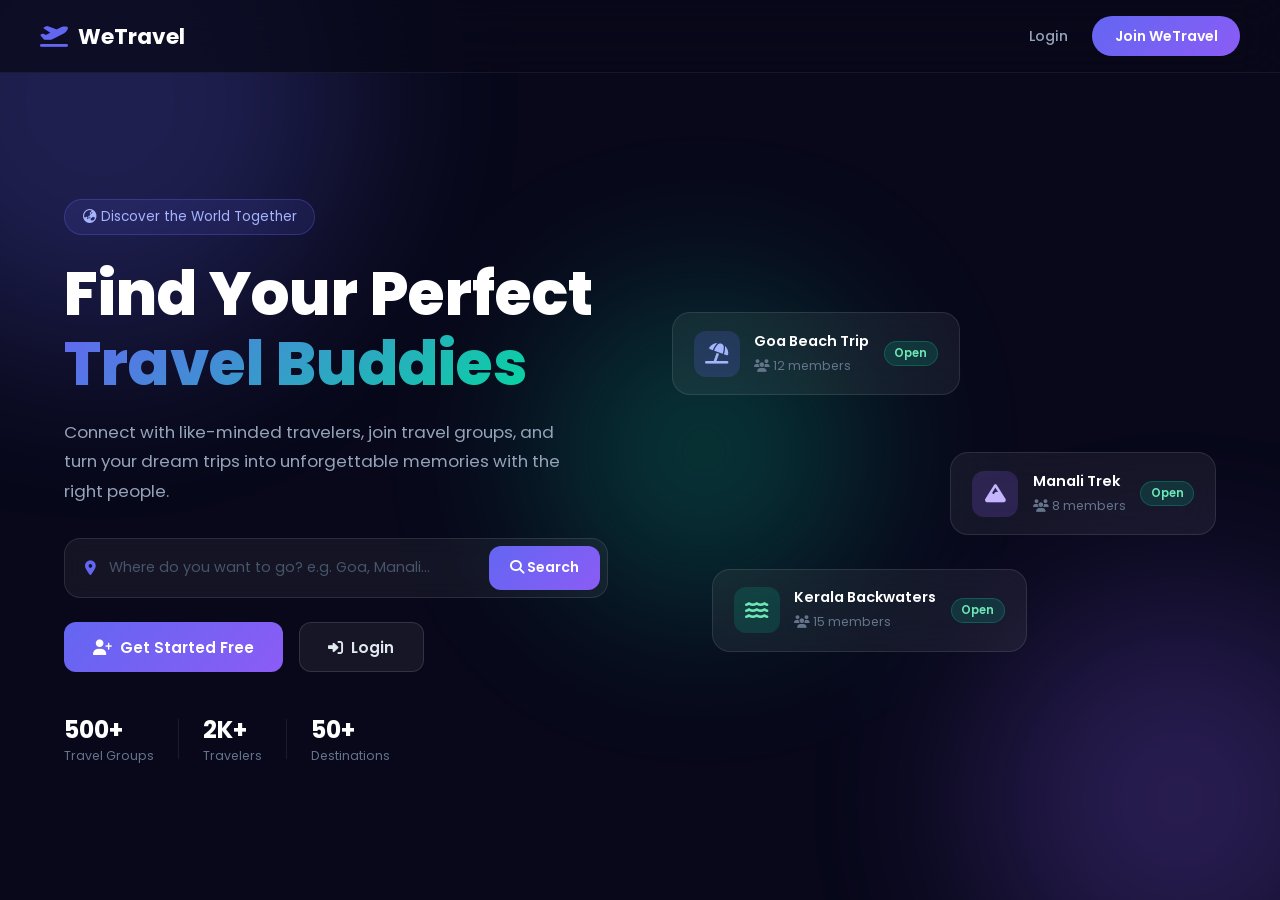
<file: index.html>
<!DOCTYPE html>
<html lang="en">
<head>
  <meta charset="UTF-8">
  <meta name="viewport" content="width=device-width, initial-scale=1.0">
  <title>WeTravel — Find Your Travel Buddy</title>
  <meta name="description" content="Connect with like-minded travelers, create travel groups, and discover the world together.">
  <link rel="stylesheet" href="style.css">
  <link rel="stylesheet" href="https://cdnjs.cloudflare.com/ajax/libs/font-awesome/6.5.1/css/all.min.css">
</head>
<body>
  <div class="bg-orbs">
    <div class="orb orb-1"></div>
    <div class="orb orb-2"></div>
    <div class="orb orb-3"></div>
  </div>

  <header class="glass-nav">
    <div class="nav-container">
      <a href="index.html" class="logo">
        <i class="fas fa-plane-departure"></i>
        <span>WeTravel</span>
      </a>
      <nav>
        <a href="login.html" class="nav-link">Login</a>
        <a href="signup.html" class="btn-primary">Join WeTravel</a>
      </nav>
    </div>
  </header>

  <main class="hero-section">
    <div class="hero-content">
      <div class="hero-badge">
        <i class="fas fa-globe-asia"></i>
        &nbsp;Discover the World Together
      </div>
      <h1>Find Your Perfect<br><span class="gradient-text">Travel Buddies</span></h1>
      <p class="hero-desc">Connect with like-minded travelers, join travel groups, and turn your dream trips into unforgettable memories with the right people.</p>

      <form id="search-form" class="hero-search" onsubmit="event.preventDefault(); window.location.href='page.html'">
        <div class="search-inner">
          <i class="fas fa-map-marker-alt"></i>
          <input type="text" id="serach-input" placeholder="Where do you want to go? e.g. Goa, Manali...">
        </div>
        <button type="submit" id="serach-button" class="btn-search">
          <i class="fas fa-search"></i> Search
        </button>
      </form>

      <div class="hero-actions">
        <a href="signup.html" class="btn-hero-main">
          <i class="fas fa-user-plus"></i> Get Started Free
        </a>
        <a href="login.html" class="btn-hero-outline">
          <i class="fas fa-sign-in-alt"></i> Login
        </a>
      </div>

      <div class="hero-stats">
        <div class="stat-item">
          <span class="stat-num">500+</span>
          <span class="stat-label">Travel Groups</span>
        </div>
        <div class="stat-sep"></div>
        <div class="stat-item">
          <span class="stat-num">2K+</span>
          <span class="stat-label">Travelers</span>
        </div>
        <div class="stat-sep"></div>
        <div class="stat-item">
          <span class="stat-num">50+</span>
          <span class="stat-label">Destinations</span>
        </div>
      </div>
    </div>

    <div class="hero-visual">
      <div class="card-float f-card-1">
        <div class="fc-icon"><i class="fas fa-umbrella-beach"></i></div>
        <div class="fc-info">
          <span>Goa Beach Trip</span>
          <small><i class="fas fa-users"></i> 12 members</small>
        </div>
        <span class="fc-badge">Open</span>
      </div>
      <div class="card-float f-card-2">
        <div class="fc-icon purple"><i class="fas fa-mountain"></i></div>
        <div class="fc-info">
          <span>Manali Trek</span>
          <small><i class="fas fa-users"></i> 8 members</small>
        </div>
        <span class="fc-badge">Open</span>
      </div>
      <div class="card-float f-card-3">
        <div class="fc-icon teal"><i class="fas fa-water"></i></div>
        <div class="fc-info">
          <span>Kerala Backwaters</span>
          <small><i class="fas fa-users"></i> 15 members</small>
        </div>
        <span class="fc-badge">Open</span>
      </div>
    </div>
  </main>

  <style>
    .hero-section {
      min-height: 100vh; display: flex; align-items: center;
      padding: 7rem 4rem 3rem; max-width: 1300px; margin: 0 auto;
      gap: 4rem;
    }
    .hero-content { flex: 1; }
    .hero-badge {
      display: inline-flex; align-items: center;
      background: rgba(99,102,241,0.12); border: 1px solid rgba(99,102,241,0.3);
      padding: 0.45rem 1.1rem; border-radius: 50px; font-size: 0.85rem;
      color: #a5b4fc; margin-bottom: 1.5rem; animation: fadeUp 0.6s ease both;
    }
    h1 { font-size: 3.8rem; font-weight: 800; line-height: 1.15; color: #fff;
      margin-bottom: 1.2rem; animation: fadeUp 0.6s 0.1s ease both; }
    .hero-desc {
      color: #94a3b8; font-size: 1.05rem; line-height: 1.75;
      margin-bottom: 2rem; max-width: 520px; animation: fadeUp 0.6s 0.2s ease both;
    }
    .hero-search {
      display: flex; gap: 0.5rem;
      background: rgba(255,255,255,0.05); border: 1px solid rgba(255,255,255,0.1);
      border-radius: 16px; padding: 0.45rem;
      margin-bottom: 1.5rem; backdrop-filter: blur(10px);
      animation: fadeUp 0.6s 0.3s ease both;
    }
    .search-inner { display: flex; align-items: center; gap: 0.8rem; flex: 1; padding: 0 0.8rem; }
    .search-inner i { color: #6366f1; font-size: 0.9rem; }
    .search-inner input {
      background: none; border: none; outline: none;
      color: #e2e8f0; font-family: 'Poppins', sans-serif; font-size: 0.9rem; width: 100%;
    }
    .search-inner input::placeholder { color: #475569; }
    .btn-search {
      background: linear-gradient(135deg, #6366f1, #8b5cf6);
      color: white; border: none; padding: 0.7rem 1.3rem; border-radius: 12px;
      cursor: pointer; font-family: 'Poppins', sans-serif; font-weight: 600;
      font-size: 0.88rem; white-space: nowrap; transition: transform 0.2s, box-shadow 0.2s;
    }
    .btn-search:hover { transform: translateY(-1px); box-shadow: 0 6px 20px rgba(99,102,241,0.4); }
    .hero-actions { display: flex; gap: 1rem; margin-bottom: 2.5rem; animation: fadeUp 0.6s 0.35s ease both; flex-wrap: wrap; }
    .btn-hero-main {
      background: linear-gradient(135deg, #6366f1, #8b5cf6);
      color: white; padding: 0.8rem 1.8rem; border-radius: 12px;
      text-decoration: none; font-weight: 600; font-size: 0.95rem;
      display: inline-flex; align-items: center; gap: 0.5rem;
      transition: transform 0.2s, box-shadow 0.2s;
    }
    .btn-hero-main:hover { transform: translateY(-2px); box-shadow: 0 10px 28px rgba(99,102,241,0.45); }
    .btn-hero-outline {
      background: rgba(255,255,255,0.06); border: 1px solid rgba(255,255,255,0.12);
      color: #e2e8f0; padding: 0.8rem 1.8rem; border-radius: 12px;
      text-decoration: none; font-weight: 600; font-size: 0.95rem;
      display: inline-flex; align-items: center; gap: 0.5rem;
      transition: background 0.3s, border-color 0.3s;
    }
    .btn-hero-outline:hover { background: rgba(255,255,255,0.1); border-color: rgba(255,255,255,0.2); }
    .hero-stats { display: flex; align-items: center; gap: 1.5rem; animation: fadeUp 0.6s 0.4s ease both; }
    .stat-item { display: flex; flex-direction: column; }
    .stat-num { font-size: 1.5rem; font-weight: 700; color: #fff; }
    .stat-label { font-size: 0.78rem; color: #64748b; }
    .stat-sep { width: 1px; height: 40px; background: rgba(255,255,255,0.08); }
    /* Visual cards */
    .hero-visual { flex: 1; position: relative; min-height: 380px; }
    @media (max-width: 900px) { .hero-visual { display: none; } .hero-section { padding: 7rem 1.5rem 3rem; } h1 { font-size: 2.5rem; } }
    .card-float {
      position: absolute; background: rgba(255,255,255,0.06);
      backdrop-filter: blur(20px); border: 1px solid rgba(255,255,255,0.1);
      border-radius: 18px; padding: 1.1rem 1.3rem;
      display: flex; align-items: center; gap: 0.9rem; min-width: 230px;
    }
    .f-card-1 { top: 20px; left: 0; animation: cardFloat1 4s ease-in-out infinite; }
    .f-card-2 { top: 160px; right: 0; animation: cardFloat2 4s 1.2s ease-in-out infinite; }
    .f-card-3 { bottom: 20px; left: 40px; animation: cardFloat1 4s 2.4s ease-in-out infinite; }
    @keyframes cardFloat1 { 0%,100% { transform: translateY(0); } 50% { transform: translateY(-14px); } }
    @keyframes cardFloat2 { 0%,100% { transform: translateY(0); } 50% { transform: translateY(14px); } }
    .fc-icon {
      width: 46px; height: 46px; border-radius: 12px; display: flex;
      align-items: center; justify-content: center; font-size: 1.3rem;
      background: rgba(99,102,241,0.2); color: #a5b4fc; flex-shrink: 0;
    }
    .fc-icon.purple { background: rgba(139,92,246,0.2); color: #c4b5fd; }
    .fc-icon.teal { background: rgba(6,214,160,0.15); color: #6ee7b7; }
    .fc-info { flex: 1; }
    .fc-info span { font-weight: 600; color: #fff; font-size: 0.9rem; display: block; }
    .fc-info small { color: #64748b; font-size: 0.78rem; }
    .fc-badge { background: rgba(6,214,160,0.15); color: #6ee7b7; font-size: 0.72rem;
      padding: 0.2rem 0.6rem; border-radius: 50px; font-weight: 600; border: 1px solid rgba(6,214,160,0.25); }
  </style>
</body>
</html>
</file>
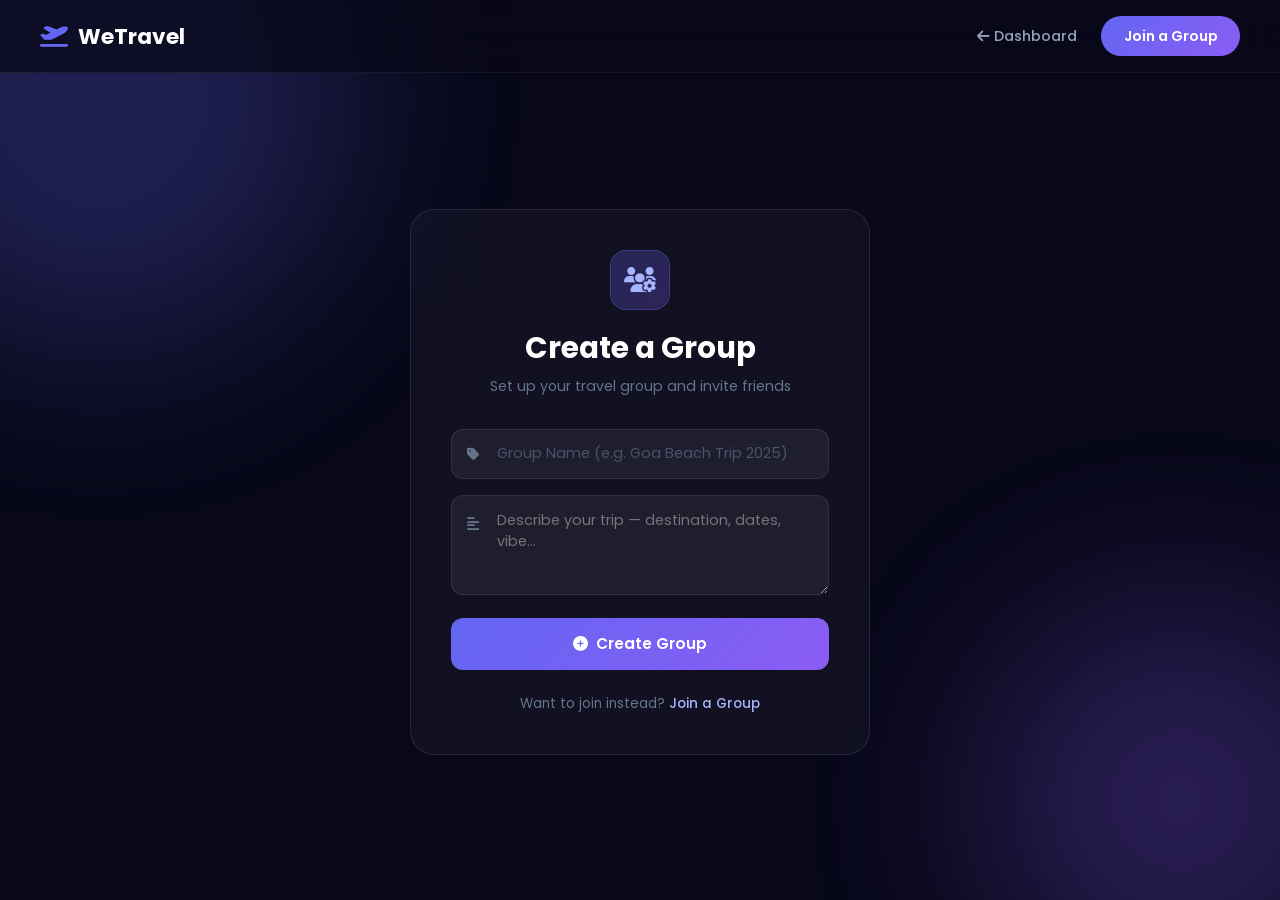
<file: create.html>
<!DOCTYPE html>
<html lang="en">
<head>
  <meta charset="UTF-8">
  <meta name="viewport" content="width=device-width, initial-scale=1.0">
  <title>WeTravel — Create Group</title>
  <link rel="stylesheet" href="style.css">
  <link rel="stylesheet" href="https://cdnjs.cloudflare.com/ajax/libs/font-awesome/6.5.1/css/all.min.css">
</head>
<body>
  <div class="bg-orbs">
    <div class="orb orb-1"></div>
    <div class="orb orb-2"></div>
  </div>
  <header class="glass-nav">
    <div class="nav-container">
      <a href="page.html" class="logo"><i class="fas fa-plane-departure"></i><span>WeTravel</span></a>
      <nav>
        <a href="page.html" class="nav-link"><i class="fas fa-arrow-left"></i> Dashboard</a>
        <a href="join.html" class="btn-primary">Join a Group</a>
      </nav>
    </div>
  </header>

  <div class="page-wrapper">
    <div class="form-card">
      <div style="text-align:center; margin-bottom:1.8rem;">
        <div class="card-icon"><i class="fas fa-users-cog"></i></div>
        <h2>Create a Group</h2>
        <p class="subtitle">Set up your travel group and invite friends</p>
      </div>

      <div id="alert-box" class="alert"></div>

      <form id="group-form">
        <div class="form-group">
          <span class="fi"><i class="fas fa-tag"></i></span>
          <input type="text" id="groupName" placeholder="Group Name (e.g. Goa Beach Trip 2025)" required>
        </div>
        <div class="form-group">
          <span class="fi" style="top:1.2rem; transform:none;"><i class="fas fa-align-left"></i></span>
          <textarea id="groupDescription" placeholder="Describe your trip — destination, dates, vibe..." required></textarea>
        </div>
        <button type="submit" id="create-btn" class="btn-submit">
          <i class="fas fa-plus-circle"></i> Create Group
        </button>
      </form>
      <div class="form-footer">
        Want to join instead? <a href="join.html">Join a Group</a>
      </div>
    </div>
  </div>

  <style>
    .card-icon {
      width: 60px; height: 60px; border-radius: 16px; margin: 0 auto 1rem;
      background: linear-gradient(135deg, rgba(99,102,241,0.25), rgba(139,92,246,0.25));
      border: 1px solid rgba(99,102,241,0.3); display: flex; align-items: center; justify-content: center;
      font-size: 1.6rem; color: #a5b4fc;
    }
  </style>

  <script src="create.js"></script>
</body>
</html>
</file>
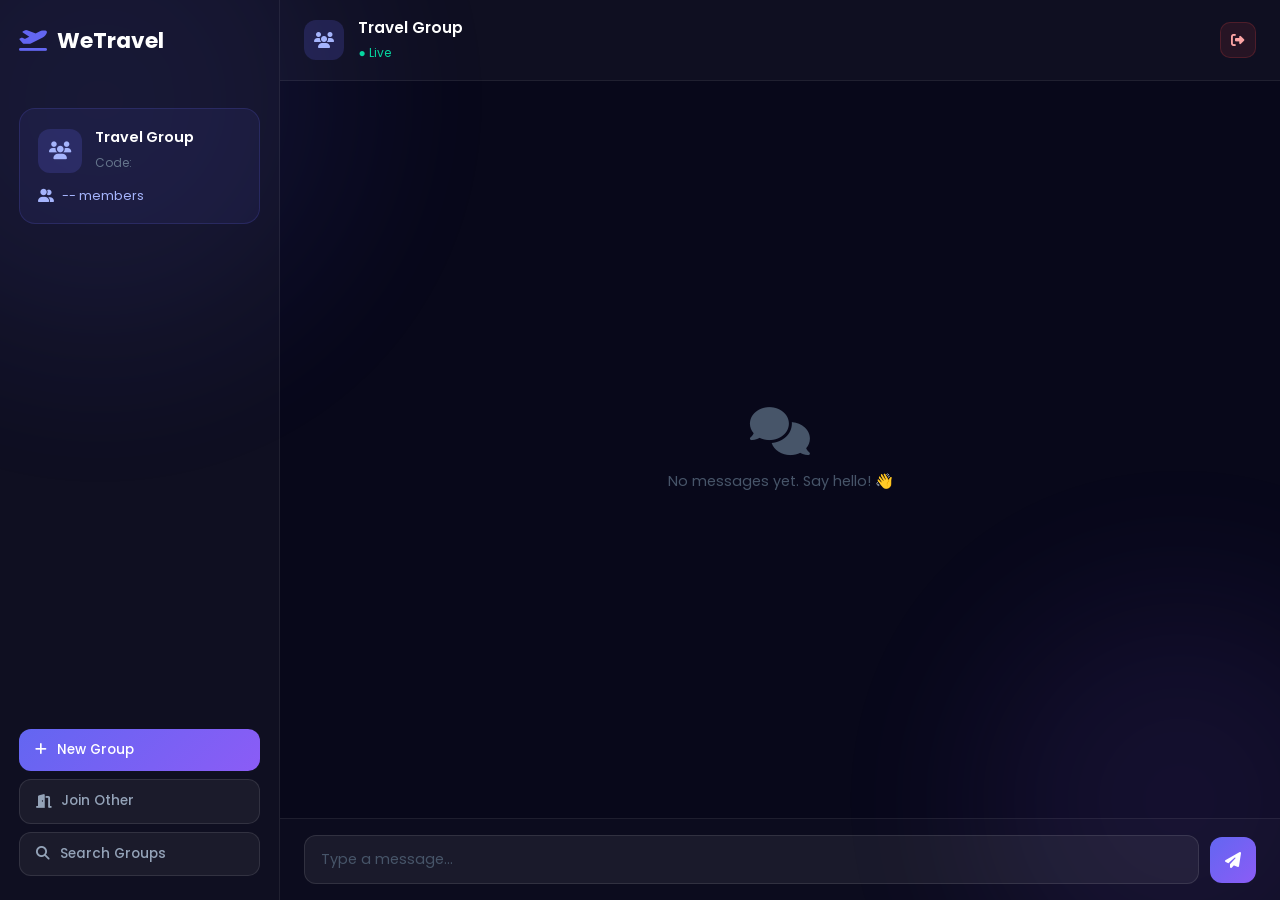
<file: group.html>
<!DOCTYPE html>
<html lang="en">
<head>
  <meta charset="UTF-8">
  <meta name="viewport" content="width=device-width, initial-scale=1.0">
  <title>WeTravel — Group Chat</title>
  <link rel="stylesheet" href="style.css">
  <link rel="stylesheet" href="https://cdnjs.cloudflare.com/ajax/libs/font-awesome/6.5.1/css/all.min.css">
</head>
<body class="chat-body">
  <div class="bg-orbs" style="opacity:0.4;">
    <div class="orb orb-1"></div>
    <div class="orb orb-2"></div>
  </div>

  <!-- Sidebar -->
  <div class="chat-layout">
    <aside class="chat-sidebar">
      <a href="page.html" class="logo" style="margin-bottom:2rem; display:flex;">
        <i class="fas fa-plane-departure"></i><span>WeTravel</span>
      </a>

      <div class="group-info-card">
        <div class="gi-header">
          <div class="gi-avatar"><i class="fas fa-users"></i></div>
          <div>
            <h3 id="group-name-display">Group Name</h3>
            <small id="group-code-display"></small>
          </div>
        </div>
        <p id="group-desc-display" class="gi-desc"></p>
        <div class="gi-stat">
          <i class="fas fa-user-friends"></i>
          <span id="member-count">-- members</span>
        </div>
      </div>

      <div class="sidebar-actions">
        <a href="create.html" class="sidebar-btn">
          <i class="fas fa-plus"></i> New Group
        </a>
        <a href="join.html" class="sidebar-btn outline">
          <i class="fas fa-door-open"></i> Join Other
        </a>
        <a href="page.html" class="sidebar-btn outline">
          <i class="fas fa-search"></i> Search Groups
        </a>
      </div>
    </aside>

    <!-- Chat Area -->
    <main class="chat-main">
      <div class="chat-topbar">
        <div class="chat-topbar-info">
          <div class="topbar-avatar"><i class="fas fa-users"></i></div>
          <div>
            <h4 id="topbar-group-name">Group Chat</h4>
            <small id="topbar-status">● Live</small>
          </div>
        </div>
        <div class="topbar-actions">
          <span id="topbar-user" class="topbar-user"></span>
          <button id="logout-btn" class="btn-logout" title="Logout"><i class="fas fa-sign-out-alt"></i></button>
        </div>
      </div>

      <div id="chat-box" class="chat-messages">
        <div class="chat-empty">
          <i class="fas fa-comments"></i>
          <p>No messages yet. Say hello! 👋</p>
        </div>
      </div>

      <div class="chat-input-bar">
        <div class="chat-input-wrap">
          <input type="text" id="message-input" placeholder="Type a message..." autocomplete="off">
        </div>
        <button id="send-button" class="btn-send">
          <i class="fas fa-paper-plane"></i>
        </button>
      </div>
    </main>
  </div>

  <style>
    html, body { height: 100%; overflow: hidden; }
    .chat-body { background: #08081a; }
    .chat-layout { display: flex; height: 100vh; max-width: 100vw; }

    /* Sidebar */
    .chat-sidebar {
      width: 280px; flex-shrink: 0; background: rgba(255,255,255,0.03);
      border-right: 1px solid rgba(255,255,255,0.07);
      padding: 1.5rem 1.2rem; display: flex; flex-direction: column; gap: 1.2rem;
      overflow-y: auto;
    }
    .group-info-card {
      background: rgba(99,102,241,0.08); border: 1px solid rgba(99,102,241,0.18);
      border-radius: 16px; padding: 1.1rem;
    }
    .gi-header { display: flex; align-items: center; gap: 0.8rem; margin-bottom: 0.8rem; }
    .gi-avatar {
      width: 44px; height: 44px; border-radius: 12px; flex-shrink: 0;
      background: rgba(99,102,241,0.2); display: flex; align-items: center;
      justify-content: center; color: #a5b4fc; font-size: 1.1rem;
    }
    .gi-header h3 { font-size: 0.9rem; font-weight: 600; color: #fff; margin-bottom: 0.1rem; white-space: nowrap; overflow: hidden; text-overflow: ellipsis; max-width: 160px; }
    .gi-header small { font-size: 0.75rem; color: #64748b; }
    .gi-desc { font-size: 0.8rem; color: #64748b; line-height: 1.5; margin-bottom: 0.8rem; }
    .gi-stat { display: flex; align-items: center; gap: 0.5rem; font-size: 0.8rem; color: #a5b4fc; }
    .sidebar-actions { display: flex; flex-direction: column; gap: 0.5rem; margin-top: auto; }
    .sidebar-btn {
      display: flex; align-items: center; gap: 0.6rem;
      padding: 0.7rem 1rem; border-radius: 12px; font-size: 0.85rem; font-weight: 500;
      text-decoration: none; transition: background 0.2s; color: white;
      background: linear-gradient(135deg, #6366f1, #8b5cf6);
    }
    .sidebar-btn.outline {
      background: rgba(255,255,255,0.05); border: 1px solid rgba(255,255,255,0.1); color: #94a3b8;
    }
    .sidebar-btn.outline:hover { background: rgba(255,255,255,0.1); color: #e2e8f0; }
    .sidebar-btn:not(.outline):hover { opacity: 0.9; }

    /* Chat Main */
    .chat-main { flex: 1; display: flex; flex-direction: column; overflow: hidden; }
    .chat-topbar {
      padding: 1rem 1.5rem; background: rgba(255,255,255,0.03);
      border-bottom: 1px solid rgba(255,255,255,0.07);
      display: flex; align-items: center; justify-content: space-between;
      flex-shrink: 0;
    }
    .chat-topbar-info { display: flex; align-items: center; gap: 0.9rem; }
    .topbar-avatar {
      width: 40px; height: 40px; border-radius: 12px;
      background: rgba(99,102,241,0.2); display: flex; align-items: center;
      justify-content: center; color: #a5b4fc; font-size: 1rem;
    }
    .chat-topbar-info h4 { font-size: 0.95rem; font-weight: 600; color: #fff; }
    .chat-topbar-info small { font-size: 0.75rem; color: #06d6a0; }
    .topbar-actions { display: flex; align-items: center; gap: 0.8rem; }
    .topbar-user { font-size: 0.82rem; color: #64748b; }
    .btn-logout {
      background: rgba(239,68,68,0.1); border: 1px solid rgba(239,68,68,0.2);
      color: #fca5a5; width: 36px; height: 36px; border-radius: 10px;
      cursor: pointer; font-size: 0.85rem; transition: background 0.2s;
    }
    .btn-logout:hover { background: rgba(239,68,68,0.2); }

    /* Messages */
    .chat-messages {
      flex: 1; overflow-y: auto; padding: 1.5rem;
      display: flex; flex-direction: column; gap: 0.5rem;
      scrollbar-width: thin; scrollbar-color: rgba(255,255,255,0.1) transparent;
    }
    .chat-messages::-webkit-scrollbar { width: 4px; }
    .chat-messages::-webkit-scrollbar-thumb { background: rgba(255,255,255,0.1); border-radius: 99px; }
    .chat-empty { margin: auto; text-align: center; color: #475569; }
    .chat-empty i { font-size: 3rem; margin-bottom: 1rem; display: block; }
    .chat-empty p { font-size: 0.9rem; }

    /* Message bubbles */
    .msg-wrapper { display: flex; align-items: flex-end; gap: 0.6rem; max-width: 75%; }
    .msg-wrapper.mine { align-self: flex-end; flex-direction: row-reverse; }
    .msg-avatar {
      width: 32px; height: 32px; border-radius: 10px; flex-shrink: 0;
      background: rgba(99,102,241,0.2); display: flex; align-items: center;
      justify-content: center; color: #a5b4fc; font-size: 0.75rem; font-weight: 700;
    }
    .msg-avatar.mine-av { background: rgba(6,214,160,0.18); color: #6ee7b7; }
    .msg-content { display: flex; flex-direction: column; gap: 0.2rem; }
    .msg-username { font-size: 0.72rem; color: #64748b; font-weight: 500; padding: 0 0.3rem; }
    .msg-wrapper.mine .msg-username { text-align: right; }
    .msg-bubble {
      background: rgba(255,255,255,0.07); border: 1px solid rgba(255,255,255,0.08);
      border-radius: 16px 16px 16px 4px;
      padding: 0.6rem 1rem; font-size: 0.88rem; color: #e2e8f0;
      word-break: break-word; line-height: 1.5;
    }
    .msg-wrapper.mine .msg-bubble {
      background: rgba(99,102,241,0.2); border-color: rgba(99,102,241,0.25);
      border-radius: 16px 16px 4px 16px;
    }
    .msg-time { font-size: 0.68rem; color: #475569; padding: 0 0.3rem; }
    .msg-wrapper.mine .msg-time { text-align: right; }

    /* Input */
    .chat-input-bar {
      padding: 1rem 1.5rem; border-top: 1px solid rgba(255,255,255,0.07);
      display: flex; gap: 0.7rem; align-items: center; background: rgba(255,255,255,0.02);
      flex-shrink: 0;
    }
    .chat-input-wrap { flex: 1; }
    .chat-input-wrap input {
      width: 100%; background: rgba(255,255,255,0.06);
      border: 1px solid rgba(255,255,255,0.1); border-radius: 12px;
      padding: 0.8rem 1rem; color: #e2e8f0; font-family: 'Poppins', sans-serif;
      font-size: 0.9rem; outline: none; transition: border-color 0.3s;
    }
    .chat-input-wrap input:focus { border-color: #6366f1; background: rgba(99,102,241,0.08); }
    .chat-input-wrap input::placeholder { color: #475569; }
    .btn-send {
      width: 46px; height: 46px; border-radius: 12px; border: none; cursor: pointer;
      background: linear-gradient(135deg, #6366f1, #8b5cf6);
      color: white; font-size: 1rem; display: flex; align-items: center; justify-content: center;
      transition: transform 0.2s, box-shadow 0.2s; flex-shrink: 0;
    }
    .btn-send:hover { transform: scale(1.08); box-shadow: 0 6px 18px rgba(99,102,241,0.45); }
    .btn-send:active { transform: scale(0.96); }

    /* Mobile */
    @media (max-width: 640px) {
      .chat-sidebar { display: none; }
      .msg-wrapper { max-width: 90%; }
    }
  </style>

  <script src="group.js"></script>
</body>
</html>
</file>
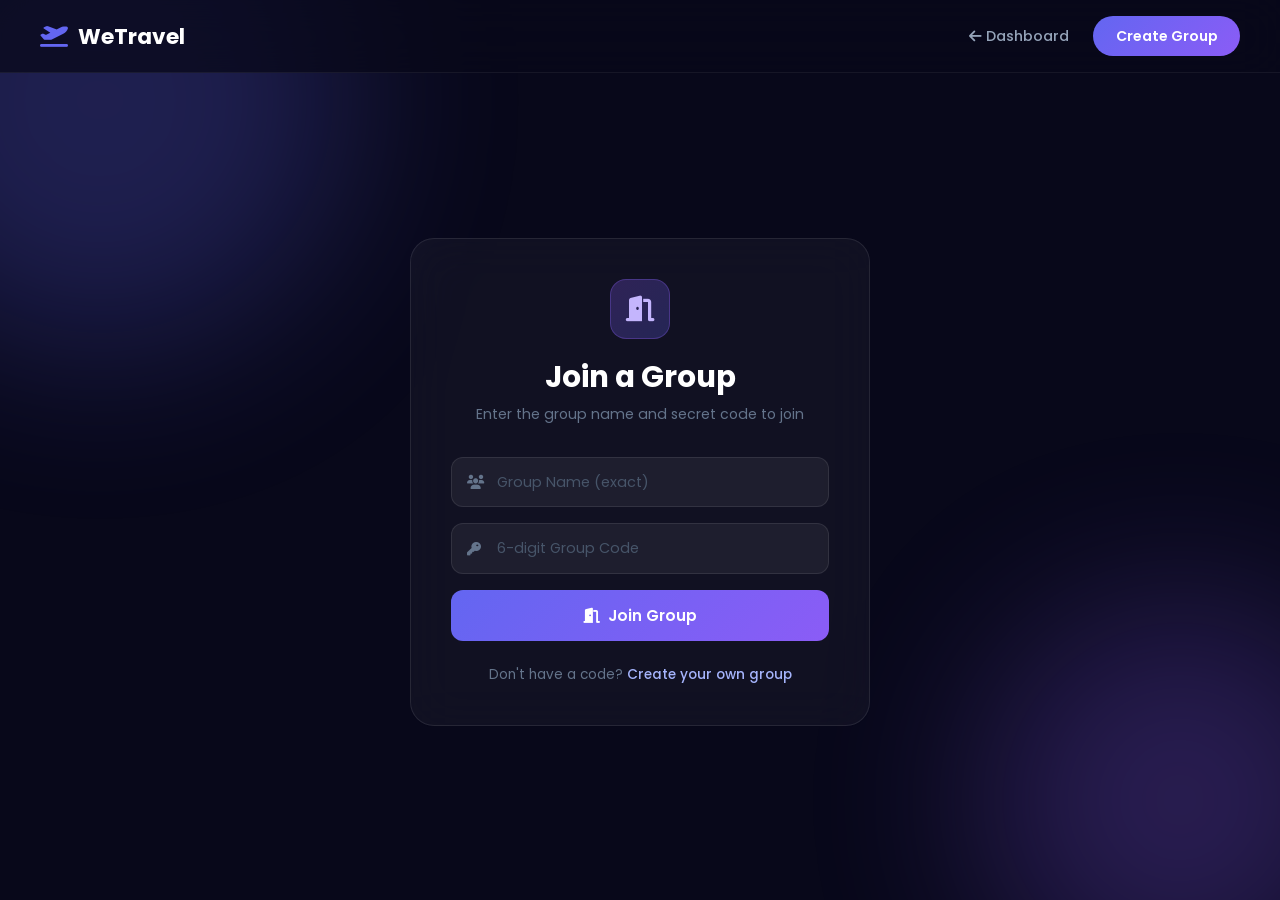
<file: join.html>
<!DOCTYPE html>
<html lang="en">
<head>
  <meta charset="UTF-8">
  <meta name="viewport" content="width=device-width, initial-scale=1.0">
  <title>WeTravel — Join Group</title>
  <link rel="stylesheet" href="style.css">
  <link rel="stylesheet" href="https://cdnjs.cloudflare.com/ajax/libs/font-awesome/6.5.1/css/all.min.css">
</head>
<body>
  <div class="bg-orbs">
    <div class="orb orb-1"></div>
    <div class="orb orb-2"></div>
  </div>
  <header class="glass-nav">
    <div class="nav-container">
      <a href="page.html" class="logo"><i class="fas fa-plane-departure"></i><span>WeTravel</span></a>
      <nav>
        <a href="page.html" class="nav-link"><i class="fas fa-arrow-left"></i> Dashboard</a>
        <a href="create.html" class="btn-primary">Create Group</a>
      </nav>
    </div>
  </header>

  <div class="page-wrapper">
    <div class="form-card">
      <div style="text-align:center; margin-bottom:1.8rem;">
        <div class="card-icon"><i class="fas fa-door-open"></i></div>
        <h2>Join a Group</h2>
        <p class="subtitle">Enter the group name and secret code to join</p>
      </div>

      <div id="alert-box" class="alert"></div>

      <form id="join-group-form">
        <div class="form-group">
          <span class="fi"><i class="fas fa-users"></i></span>
          <input type="text" id="group-name" placeholder="Group Name (exact)" required>
        </div>
        <div class="form-group">
          <span class="fi"><i class="fas fa-key"></i></span>
          <input type="text" id="group-code" placeholder="6-digit Group Code" maxlength="6" required>
        </div>
        <button type="submit" id="join-btn" class="btn-submit">
          <i class="fas fa-door-open"></i> Join Group
        </button>
      </form>
      <div class="form-footer">
        Don't have a code? <a href="create.html">Create your own group</a>
      </div>
    </div>
  </div>

  <style>
    .card-icon {
      width: 60px; height: 60px; border-radius: 16px; margin: 0 auto 1rem;
      background: linear-gradient(135deg, rgba(139,92,246,0.25), rgba(99,102,241,0.25));
      border: 1px solid rgba(139,92,246,0.3); display: flex; align-items: center; justify-content: center;
      font-size: 1.6rem; color: #c4b5fd;
    }
  </style>

  <script src="join.js"></script>
</body>
</html>
</file>
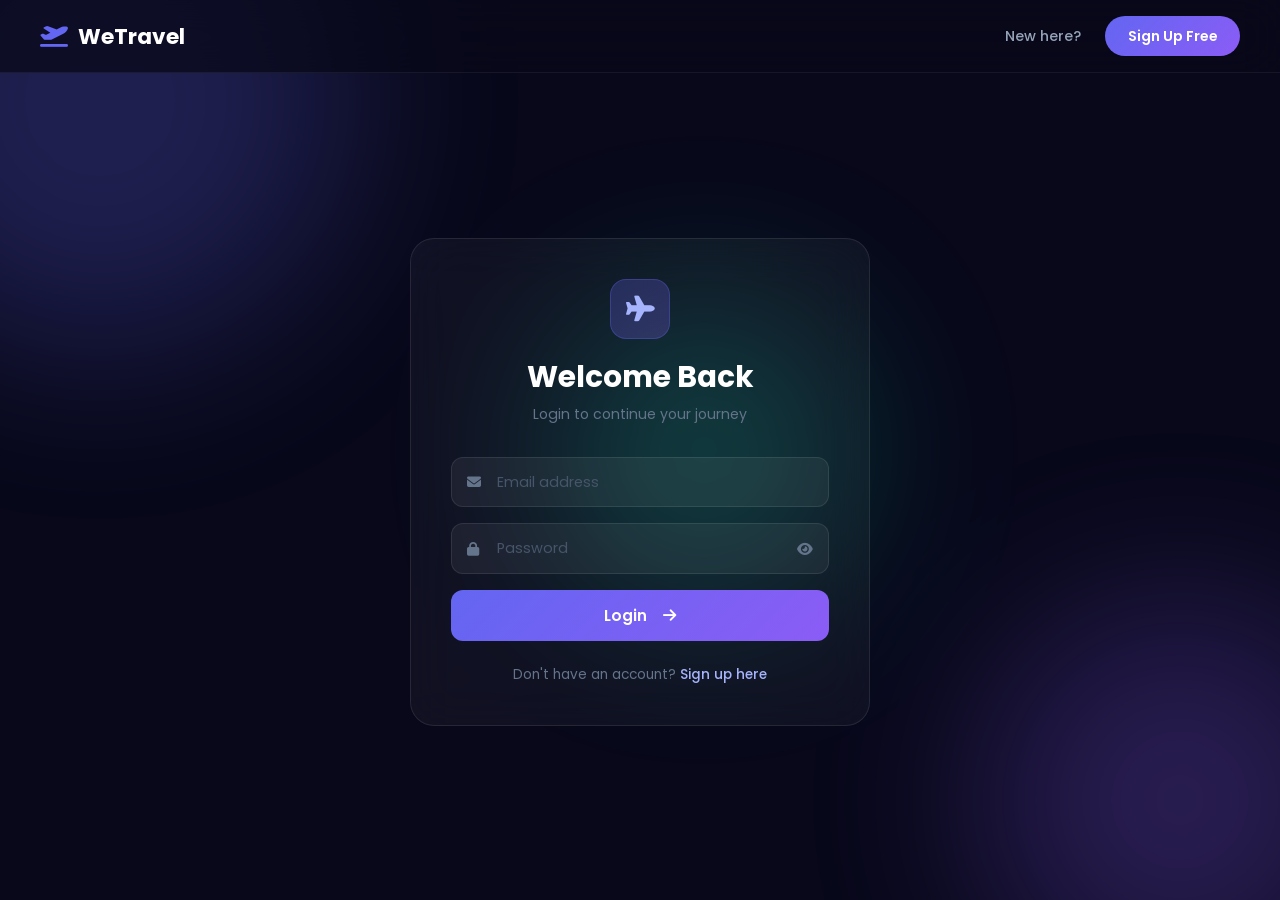
<file: login.html>
<!DOCTYPE html>
<html lang="en">
<head>
  <meta charset="UTF-8">
  <meta name="viewport" content="width=device-width, initial-scale=1.0">
  <title>WeTravel — Login</title>
  <link rel="stylesheet" href="style.css">
  <link rel="stylesheet" href="https://cdnjs.cloudflare.com/ajax/libs/font-awesome/6.5.1/css/all.min.css">
</head>
<body>
  <div class="bg-orbs">
    <div class="orb orb-1"></div>
    <div class="orb orb-2"></div>
    <div class="orb orb-3"></div>
  </div>

  <header class="glass-nav">
    <div class="nav-container">
      <a href="index.html" class="logo">
        <i class="fas fa-plane-departure"></i><span>WeTravel</span>
      </a>
      <nav>
        <a href="signup.html" class="nav-link">New here?</a>
        <a href="signup.html" class="btn-primary">Sign Up Free</a>
      </nav>
    </div>
  </header>

  <div class="page-wrapper">
    <div class="form-card">
      <div class="card-header" style="text-align:center; margin-bottom:1.8rem;">
        <div class="card-icon"><i class="fas fa-plane"></i></div>
        <h2>Welcome Back</h2>
        <p class="subtitle">Login to continue your journey</p>
      </div>

      <div id="alert-box" class="alert"></div>

      <form id="login-form">
        <div class="form-group">
          <span class="fi"><i class="fas fa-envelope"></i></span>
          <input type="email" id="email" placeholder="Email address" required>
        </div>

        <div class="form-group">
          <span class="fi"><i class="fas fa-lock"></i></span>
          <input type="password" id="password" placeholder="Password" required>
          <span class="fi-right" id="toggle-pw" title="Show/hide password">
            <i class="fas fa-eye"></i>
          </span>
        </div>

        <button type="submit" id="login-btn" class="btn-submit">
          Login &nbsp;<i class="fas fa-arrow-right"></i>
        </button>
      </form>

      <div class="form-footer">
        Don't have an account? <a href="signup.html">Sign up here</a>
      </div>
    </div>
  </div>

  <style>
    .card-icon {
      width: 60px; height: 60px; border-radius: 16px; margin: 0 auto 1rem;
      background: linear-gradient(135deg, rgba(99,102,241,0.25), rgba(139,92,246,0.25));
      border: 1px solid rgba(99,102,241,0.3); display: flex; align-items: center; justify-content: center;
      font-size: 1.6rem; color: #a5b4fc;
    }
    .fi-right {
      position: absolute; right: 1rem; top: 50%; transform: translateY(-50%);
      color: #64748b; cursor: pointer; font-size: 0.875rem; transition: color 0.2s;
    }
    .fi-right:hover { color: #a5b4fc; }
    .form-group { position: relative; }
  </style>

  <script src="login.js"></script>
</body>
</html>
</file>
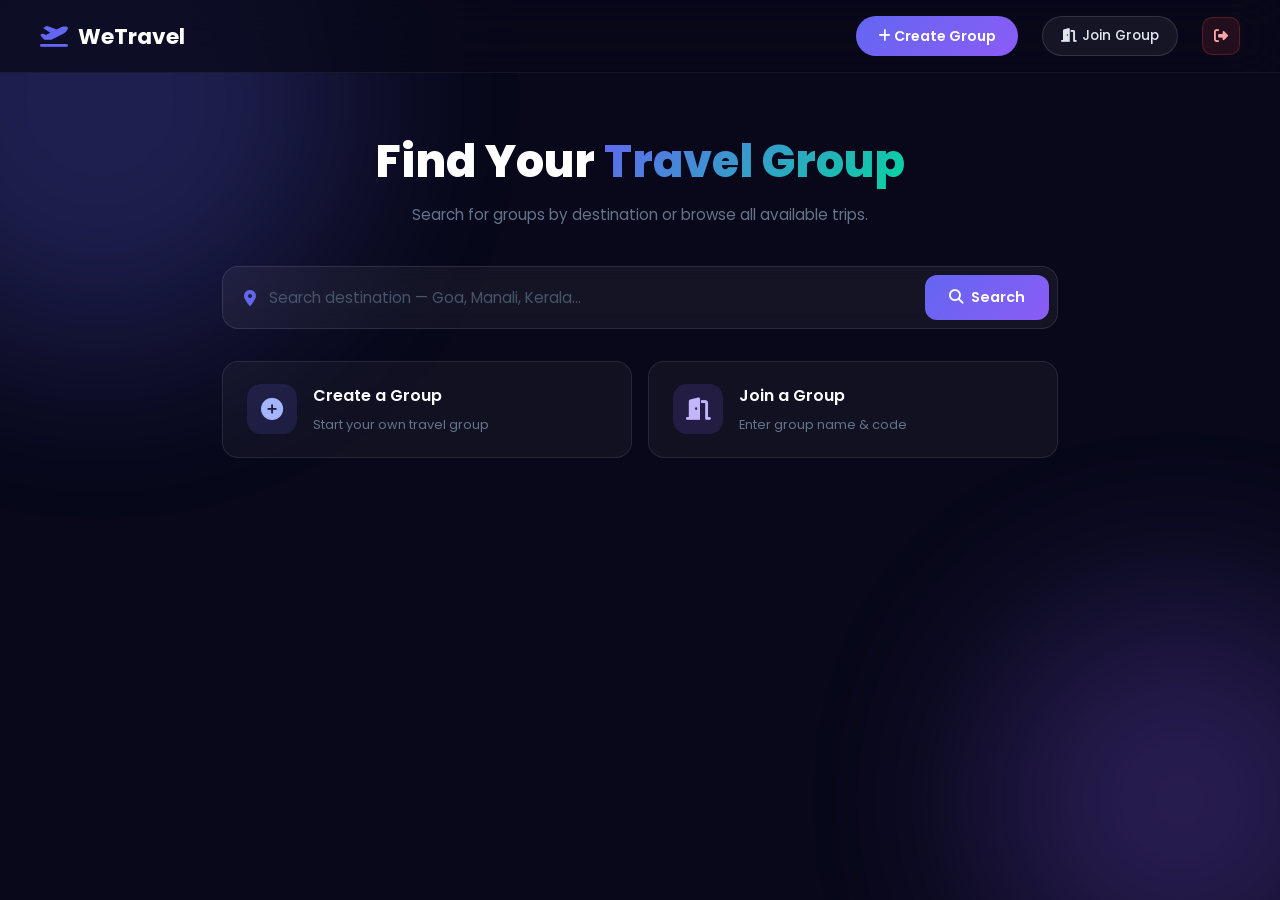
<file: page.html>
<!DOCTYPE html>
<html lang="en">
<head>
  <meta charset="UTF-8">
  <meta name="viewport" content="width=device-width, initial-scale=1.0">
  <title>WeTravel — Dashboard</title>
  <link rel="stylesheet" href="style.css">
  <link rel="stylesheet" href="https://cdnjs.cloudflare.com/ajax/libs/font-awesome/6.5.1/css/all.min.css">
</head>
<body>
  <div class="bg-orbs">
    <div class="orb orb-1"></div>
    <div class="orb orb-2"></div>
  </div>

  <header class="glass-nav">
    <div class="nav-container">
      <a href="index.html" class="logo">
        <i class="fas fa-plane-departure"></i><span>WeTravel</span>
      </a>
      <nav>
        <span id="nav-username" class="nav-link" style="color:#a5b4fc;"></span>
        <a href="create.html" class="btn-primary"><i class="fas fa-plus"></i> Create Group</a>
        <a href="join.html" class="btn-outline-nav"><i class="fas fa-door-open"></i> Join Group</a>
        <button id="logout-btn" class="btn-logout" title="Logout"><i class="fas fa-sign-out-alt"></i></button>
      </nav>
    </div>
  </header>

  <div class="dashboard-wrapper">
    <div class="dash-header">
      <h1>Find Your <span class="gradient-text">Travel Group</span></h1>
      <p id="dash-greeting">Search for groups by destination or browse all available trips.</p>
    </div>

    <form id="search-form" class="dash-search">
      <div class="search-inner">
        <i class="fas fa-map-marker-alt"></i>
        <input type="text" id="search" placeholder="Search destination — Goa, Manali, Kerala...">
      </div>
      <button type="submit" class="btn-search">
        <i class="fas fa-search"></i> Search
      </button>
    </form>

    <div class="action-cards">
      <a href="create.html" class="action-card">
        <div class="ac-icon"><i class="fas fa-plus-circle"></i></div>
        <div>
          <span>Create a Group</span>
          <small>Start your own travel group</small>
        </div>
      </a>
      <a href="join.html" class="action-card">
        <div class="ac-icon purple"><i class="fas fa-door-open"></i></div>
        <div>
          <span>Join a Group</span>
          <small>Enter group name &amp; code</small>
        </div>
      </a>
    </div>

    <div id="results-section" style="display:none;">
      <h3 class="results-title"><i class="fas fa-list"></i> Search Results</h3>
      <ul id="results-list" class="results-list"></ul>
    </div>
  </div>

  <style>
    .dashboard-wrapper { max-width: 900px; margin: 0 auto; padding: 8rem 2rem 3rem; }
    .dash-header { text-align: center; margin-bottom: 2.5rem; }
    .dash-header h1 { font-size: 2.8rem; font-weight: 800; color: #fff; margin-bottom: 0.5rem; }
    .dash-header p { color: #64748b; font-size: 0.95rem; }
    .dash-search {
      display: flex; gap: 0.5rem;
      background: rgba(255,255,255,0.05); border: 1px solid rgba(255,255,255,0.1);
      border-radius: 16px; padding: 0.5rem; margin-bottom: 2rem;
      backdrop-filter: blur(10px);
    }
    .search-inner { display: flex; align-items: center; gap: 0.8rem; flex: 1; padding: 0 0.8rem; }
    .search-inner i { color: #6366f1; }
    .search-inner input {
      background: none; border: none; outline: none;
      color: #e2e8f0; font-family: 'Poppins', sans-serif; font-size: 0.95rem; width: 100%;
    }
    .search-inner input::placeholder { color: #475569; }
    .btn-search {
      background: linear-gradient(135deg, #6366f1, #8b5cf6);
      color: white; border: none; padding: 0.75rem 1.5rem; border-radius: 12px;
      cursor: pointer; font-family: 'Poppins', sans-serif; font-weight: 600; font-size: 0.9rem;
      display: flex; align-items: center; gap: 0.5rem; transition: transform 0.2s, box-shadow 0.2s;
    }
    .btn-search:hover { transform: translateY(-1px); box-shadow: 0 6px 20px rgba(99,102,241,0.4); }
    .action-cards { display: grid; grid-template-columns: 1fr 1fr; gap: 1rem; margin-bottom: 2.5rem; }
    .action-card {
      background: rgba(255,255,255,0.04); border: 1px solid rgba(255,255,255,0.09);
      border-radius: 16px; padding: 1.3rem 1.5rem;
      display: flex; align-items: center; gap: 1rem; text-decoration: none;
      transition: background 0.3s, border-color 0.3s, transform 0.2s;
    }
    .action-card:hover { background: rgba(255,255,255,0.08); border-color: rgba(99,102,241,0.3); transform: translateY(-2px); }
    .ac-icon {
      width: 50px; height: 50px; border-radius: 14px; display: flex;
      align-items: center; justify-content: center; font-size: 1.4rem; flex-shrink: 0;
      background: rgba(99,102,241,0.15); color: #a5b4fc;
    }
    .ac-icon.purple { background: rgba(139,92,246,0.15); color: #c4b5fd; }
    .action-card span { display: block; font-weight: 600; color: #fff; margin-bottom: 0.2rem; }
    .action-card small { color: #64748b; font-size: 0.8rem; }
    .results-title { color: #e2e8f0; font-size: 1rem; margin-bottom: 1rem; display: flex; align-items: center; gap: 0.5rem; }
    .results-list { list-style: none; display: flex; flex-direction: column; gap: 0.75rem; }
    .results-list li {
      background: rgba(255,255,255,0.04); border: 1px solid rgba(255,255,255,0.08);
      border-radius: 14px; padding: 1rem 1.3rem; color: #e2e8f0; font-size: 0.9rem;
      display: flex; align-items: center; gap: 0.6rem;
    }
    .results-list li i { color: #6366f1; }
    .btn-outline-nav {
      background: rgba(255,255,255,0.06); border: 1px solid rgba(255,255,255,0.12);
      color: #e2e8f0; padding: 0.55rem 1.1rem; border-radius: 50px;
      text-decoration: none; font-size: 0.85rem; font-weight: 500;
      display: flex; align-items: center; gap: 0.4rem; transition: background 0.2s;
    }
    .btn-outline-nav:hover { background: rgba(255,255,255,0.12); }
    .btn-logout {
      background: rgba(239,68,68,0.12); border: 1px solid rgba(239,68,68,0.25);
      color: #fca5a5; width: 38px; height: 38px; border-radius: 10px;
      cursor: pointer; font-size: 0.9rem; transition: background 0.2s;
    }
    .btn-logout:hover { background: rgba(239,68,68,0.22); }
    @media (max-width: 600px) { .action-cards { grid-template-columns: 1fr; } .dash-header h1 { font-size: 2rem; } }
  </style>

  <script src="page.js"></script>
</body>
</html>
</file>
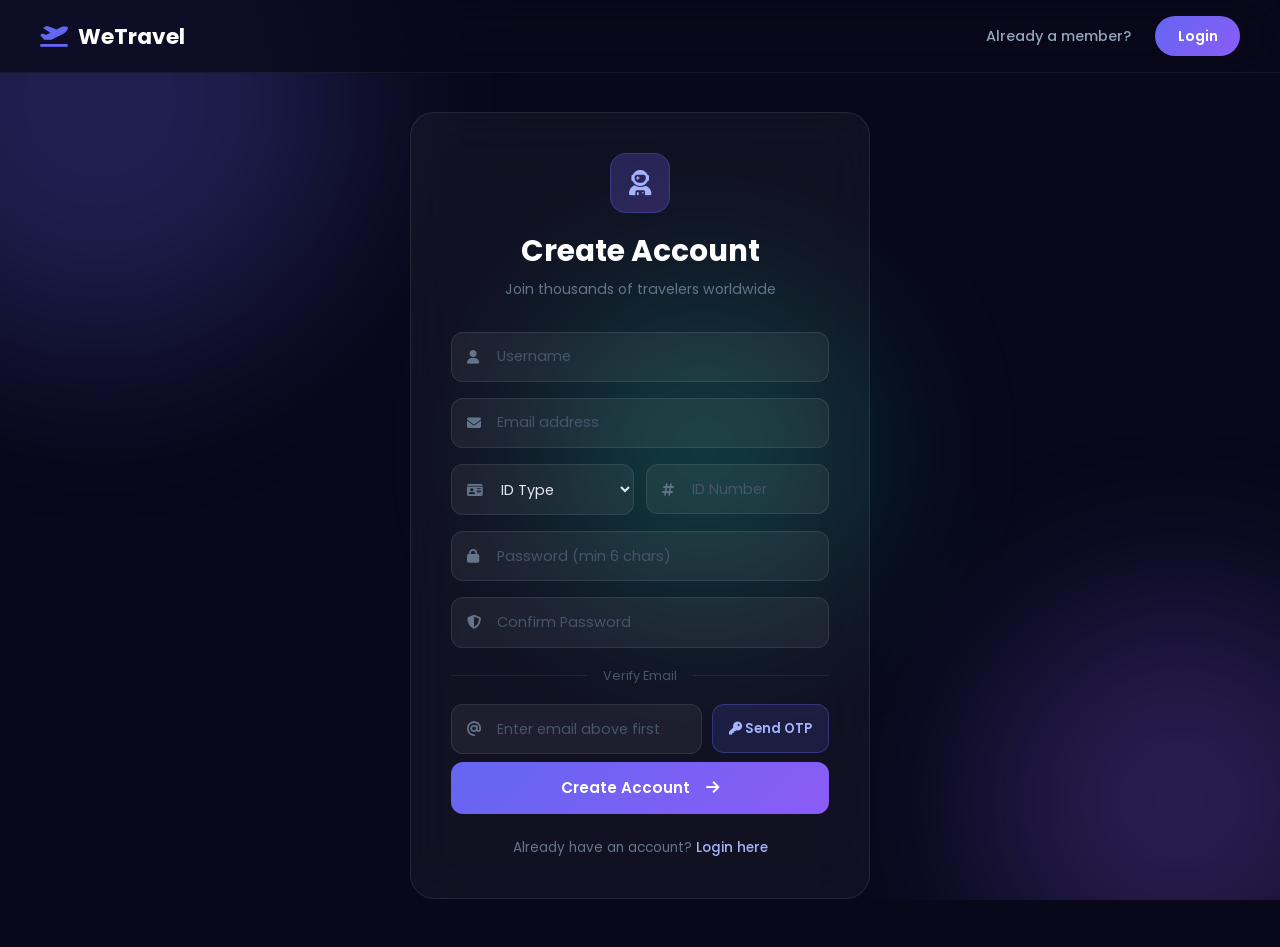
<file: signup.html>
<!DOCTYPE html>
<html lang="en">
<head>
  <meta charset="UTF-8">
  <meta name="viewport" content="width=device-width, initial-scale=1.0">
  <title>WeTravel — Sign Up</title>
  <link rel="stylesheet" href="style.css">
  <link rel="stylesheet" href="https://cdnjs.cloudflare.com/ajax/libs/font-awesome/6.5.1/css/all.min.css">
  <style>
    .card-icon {
      width:60px;height:60px;border-radius:16px;margin:0 auto 1rem;
      background:linear-gradient(135deg,rgba(99,102,241,.25),rgba(139,92,246,.25));
      border:1px solid rgba(99,102,241,.3);display:flex;align-items:center;
      justify-content:center;font-size:1.6rem;color:#a5b4fc;
    }
    .form-row{display:grid;grid-template-columns:1fr 1fr;gap:.75rem;}
    .otp-row{display:flex;gap:.6rem;align-items:flex-start;}
    .otp-email-group{flex:1;margin-bottom:0!important;}
    .btn-otp{
      background:rgba(99,102,241,.15);border:1px solid rgba(99,102,241,.35);
      color:#a5b4fc;padding:.85rem 1rem;border-radius:12px;cursor:pointer;
      font-family:'Poppins',sans-serif;font-weight:600;font-size:.82rem;
      white-space:nowrap;flex-shrink:0;
    }
    .btn-otp:disabled{opacity:.5;cursor:not-allowed;}
    #otp-status-box{
      display:none;margin:.6rem 0;padding:.8rem 1rem;border-radius:10px;
      font-size:.85rem;font-weight:500;
      background:rgba(6,214,160,.12);border:1px solid rgba(6,214,160,.3);color:#6ee7b7;
    }
    #otp-status-box.err{
      background:rgba(239,68,68,.12);border-color:rgba(239,68,68,.3);color:#fca5a5;
    }
    #otp-field{display:none;}
  </style>
</head>
<body>
  <div class="bg-orbs">
    <div class="orb orb-1"></div>
    <div class="orb orb-2"></div>
    <div class="orb orb-3"></div>
  </div>

  <header class="glass-nav">
    <div class="nav-container">
      <a href="index.html" class="logo">
        <i class="fas fa-plane-departure"></i><span>WeTravel</span>
      </a>
      <nav>
        <a href="login.html" class="nav-link">Already a member?</a>
        <a href="login.html" class="btn-primary">Login</a>
      </nav>
    </div>
  </header>

  <div class="page-wrapper">
    <div class="form-card">
      <div style="text-align:center;margin-bottom:1.8rem;">
        <div class="card-icon"><i class="fas fa-user-astronaut"></i></div>
        <h2>Create Account</h2>
        <p class="subtitle">Join thousands of travelers worldwide</p>
      </div>

      <div id="alert-box" class="alert"></div>

      <!-- onsubmit="return false" stops ANY accidental page refresh -->
      <form id="signup-form" onsubmit="return false;" action="javascript:void(0);">

        <div class="form-group">
          <span class="fi"><i class="fas fa-user"></i></span>
          <input type="text" id="username" placeholder="Username" autocomplete="off">
        </div>

        <div class="form-group">
          <span class="fi"><i class="fas fa-envelope"></i></span>
          <input type="email" id="email" placeholder="Email address" autocomplete="off"
                 oninput="document.getElementById('otp-email-display').value=this.value">
        </div>

        <div class="form-row">
          <div class="form-group">
            <span class="fi"><i class="fas fa-id-card"></i></span>
            <select id="id-proof">
              <option value="" disabled selected>ID Type</option>
              <option value="aadhar">Aadhar Card</option>
              <option value="pan">PAN Card</option>
              <option value="voter">Voter ID</option>
              <option value="passport">Passport</option>
            </select>
          </div>
          <div class="form-group">
            <span class="fi"><i class="fas fa-hashtag"></i></span>
            <input type="text" id="id-proof-number" placeholder="ID Number">
          </div>
        </div>

        <div class="form-group">
          <span class="fi"><i class="fas fa-lock"></i></span>
          <input type="password" id="password" placeholder="Password (min 6 chars)">
        </div>

        <div class="form-group">
          <span class="fi"><i class="fas fa-shield-alt"></i></span>
          <input type="password" id="confirm-password" placeholder="Confirm Password">
        </div>

        <div class="section-divider">Verify Email</div>

        <div class="otp-row">
          <div class="form-group otp-email-group">
            <span class="fi"><i class="fas fa-at"></i></span>
            <input type="text" id="otp-email-display" placeholder="Enter email above first" readonly>
          </div>
          <!-- onclick directly on button — works even if addEventListener fails -->
          <button type="button" id="generate-otp-btn" class="btn-otp" onclick="generateOTP()">
            <i class="fas fa-key"></i>&nbsp;Send OTP
          </button>
        </div>

        <div id="otp-status-box"></div>

        <div class="form-group" id="otp-field">
          <span class="fi"><i class="fas fa-shield-check"></i></span>
          <input type="text" id="otp-code" placeholder="Paste the OTP shown above" maxlength="6">
        </div>

        <!-- type="button" means this NEVER submits the form -->
        <button type="button" id="signup-btn" class="btn-submit" onclick="doSignup()">
          Create Account &nbsp;<i class="fas fa-arrow-right"></i>
        </button>

      </form>

      <div class="form-footer">
        Already have an account? <a href="login.html">Login here</a>
      </div>
    </div>
  </div>

  <!-- v5 added to bypass browser cache -->
  <script src="signup.js?v=5"></script>
</body>
</html>
</file>
<file: style.css>
/* =============================================
   WETRAVEL — Shared Design System
   ============================================= */
@import url('https://fonts.googleapis.com/css2?family=Poppins:wght@300;400;500;600;700;800&display=swap');

* { margin: 0; padding: 0; box-sizing: border-box; }

body {
  font-family: 'Poppins', sans-serif;
  background: #08081a;
  color: #e2e8f0;
  min-height: 100vh;
  overflow-x: hidden;
}

/* ── Background orbs ── */
.bg-orbs { position: fixed; inset: 0; z-index: -1; overflow: hidden; pointer-events: none; }
.orb { position: absolute; border-radius: 50%; filter: blur(90px); opacity: 0.25; animation: orbFloat 10s ease-in-out infinite; }
.orb-1 { width: 500px; height: 500px; background: #6366f1; top: -150px; left: -150px; animation-delay: 0s; }
.orb-2 { width: 400px; height: 400px; background: #8b5cf6; bottom: -100px; right: -100px; animation-delay: 4s; }
.orb-3 { width: 300px; height: 300px; background: #06d6a0; top: 50%; left: 55%; transform: translate(-50%, -50%); animation-delay: 8s; }
@keyframes orbFloat { 0%, 100% { transform: translateY(0) scale(1); } 50% { transform: translateY(-40px) scale(1.05); } }

/* ── Navigation ── */
.glass-nav {
  position: fixed; top: 0; left: 0; right: 0; z-index: 999;
  padding: 1rem 2rem;
  background: rgba(8, 8, 26, 0.75);
  backdrop-filter: blur(24px);
  border-bottom: 1px solid rgba(255,255,255,0.06);
}
.nav-container { max-width: 1200px; margin: 0 auto; display: flex; align-items: center; justify-content: space-between; }
.logo { display: flex; align-items: center; gap: 0.6rem; font-size: 1.35rem; font-weight: 700; color: #fff; text-decoration: none; }
.logo i { color: #6366f1; font-size: 1.4rem; }
nav { display: flex; align-items: center; gap: 1.5rem; }
.nav-link { color: #94a3b8; text-decoration: none; font-weight: 500; font-size: 0.9rem; transition: color 0.3s; }
.nav-link:hover { color: #fff; }

/* ── Buttons ── */
.btn-primary {
  background: linear-gradient(135deg, #6366f1, #8b5cf6);
  color: white; padding: 0.6rem 1.4rem; border-radius: 50px;
  text-decoration: none; font-weight: 600; font-size: 0.88rem;
  border: none; cursor: pointer; font-family: 'Poppins', sans-serif;
  transition: transform 0.2s, box-shadow 0.2s; display: inline-block;
}
.btn-primary:hover { transform: translateY(-2px); box-shadow: 0 8px 25px rgba(99,102,241,0.45); }

.btn-submit {
  width: 100%;
  background: linear-gradient(135deg, #6366f1, #8b5cf6);
  color: white; border: none; padding: 0.9rem;
  border-radius: 12px; font-family: 'Poppins', sans-serif;
  font-weight: 600; font-size: 0.95rem; cursor: pointer;
  transition: transform 0.2s, box-shadow 0.2s, opacity 0.2s;
  margin-top: 0.5rem; display: flex; align-items: center; justify-content: center; gap: 0.5rem;
}
.btn-submit:hover { transform: translateY(-2px); box-shadow: 0 10px 28px rgba(99,102,241,0.45); }
.btn-submit:disabled { opacity: 0.55; cursor: not-allowed; transform: none; box-shadow: none; }

/* ── Form Card ── */
.page-wrapper {
  min-height: 100vh;
  display: flex; align-items: center; justify-content: center;
  padding: 7rem 1.5rem 3rem;
}
.form-card {
  background: rgba(255,255,255,0.04);
  backdrop-filter: blur(24px);
  border: 1px solid rgba(255,255,255,0.09);
  border-radius: 24px; padding: 2.5rem;
  width: 100%; max-width: 460px;
  animation: fadeUp 0.5s ease both;
}
.form-card h2 { font-size: 1.85rem; font-weight: 700; color: #fff; margin-bottom: 0.35rem; }
.form-card .subtitle { color: #64748b; font-size: 0.88rem; margin-bottom: 2rem; }

/* ── Form Groups ── */
.form-group { position: relative; margin-bottom: 1rem; }
.form-group .fi {
  position: absolute; left: 1rem; top: 50%; transform: translateY(-50%);
  color: #64748b; font-size: 0.875rem; pointer-events: none;
}
.form-group input,
.form-group select,
.form-group textarea {
  width: 100%;
  background: rgba(255,255,255,0.055);
  border: 1px solid rgba(255,255,255,0.09);
  border-radius: 12px;
  padding: 0.85rem 1rem 0.85rem 2.8rem;
  color: #e2e8f0; font-family: 'Poppins', sans-serif; font-size: 0.9rem;
  outline: none; transition: border-color 0.3s, background 0.3s;
}
.form-group input:focus,
.form-group select:focus,
.form-group textarea:focus {
  border-color: #6366f1;
  background: rgba(99,102,241,0.09);
}
.form-group input::placeholder { color: #475569; }
.form-group select option { background: #1a1a35; color: #e2e8f0; }
.form-group textarea { resize: vertical; padding-top: 0.85rem; min-height: 100px; }

/* ── Alerts ── */
.alert { padding: 0.75rem 1rem; border-radius: 10px; font-size: 0.85rem; margin-bottom: 1rem; display: none; }
.alert.show { display: block; animation: fadeUp 0.3s ease; }
.alert-error { background: rgba(239,68,68,0.1); border: 1px solid rgba(239,68,68,0.28); color: #fca5a5; }
.alert-success { background: rgba(6,214,160,0.1); border: 1px solid rgba(6,214,160,0.28); color: #6ee7b7; }
.alert-info { background: rgba(99,102,241,0.1); border: 1px solid rgba(99,102,241,0.28); color: #a5b4fc; }

/* ── Form Footer ── */
.form-footer { text-align: center; margin-top: 1.5rem; color: #64748b; font-size: 0.85rem; }
.form-footer a { color: #a5b4fc; text-decoration: none; font-weight: 500; }
.form-footer a:hover { color: #6366f1; }

/* ── Divider ── */
.section-divider {
  display: flex; align-items: center; gap: 1rem; margin: 1.2rem 0;
  color: #475569; font-size: 0.8rem;
}
.section-divider::before, .section-divider::after {
  content: ''; flex: 1; height: 1px; background: rgba(255,255,255,0.07);
}

/* ── Gradient text ── */
.gradient-text {
  background: linear-gradient(135deg, #6366f1, #06d6a0);
  -webkit-background-clip: text; -webkit-text-fill-color: transparent; background-clip: text;
}

/* ── Animations ── */
@keyframes fadeUp { from { opacity: 0; transform: translateY(22px); } to { opacity: 1; transform: translateY(0); } }
@keyframes spin { to { transform: rotate(360deg); } }
.spinner { animation: spin 0.8s linear infinite; display: inline-block; }
</file>
